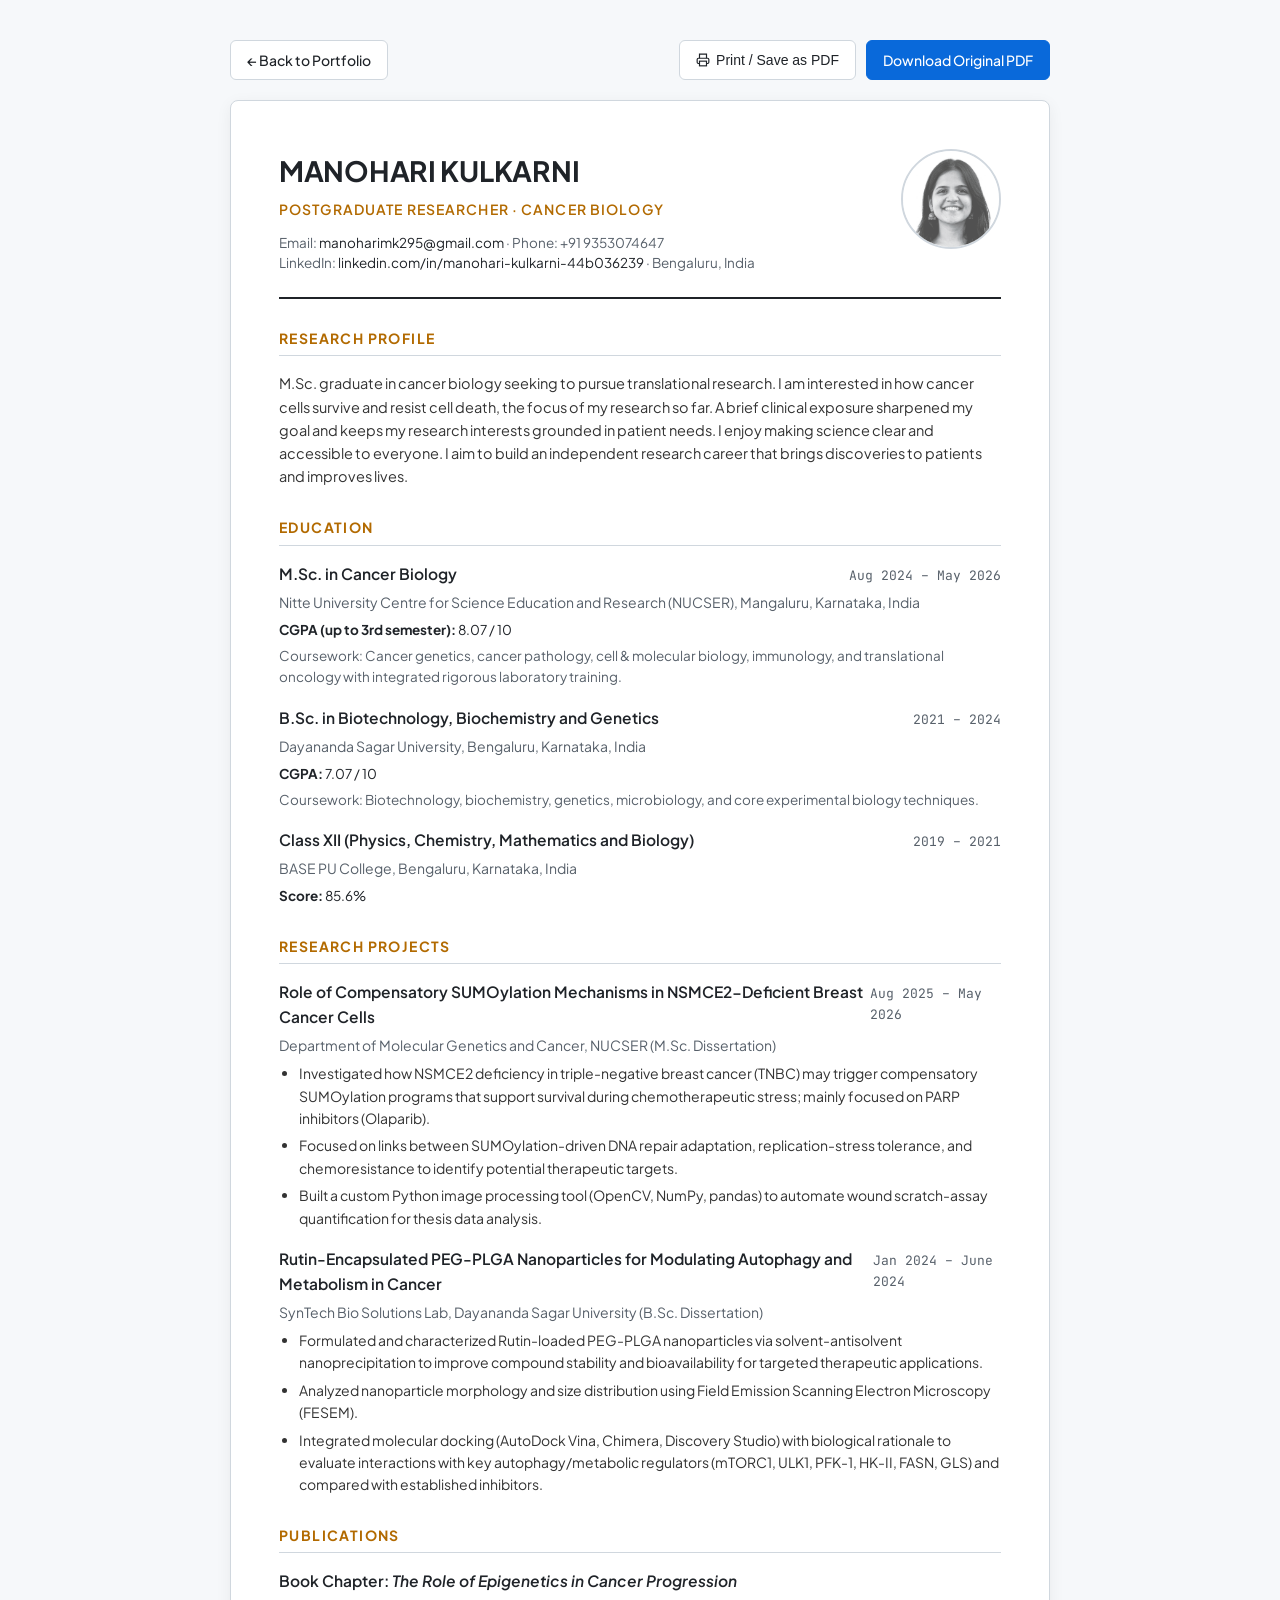
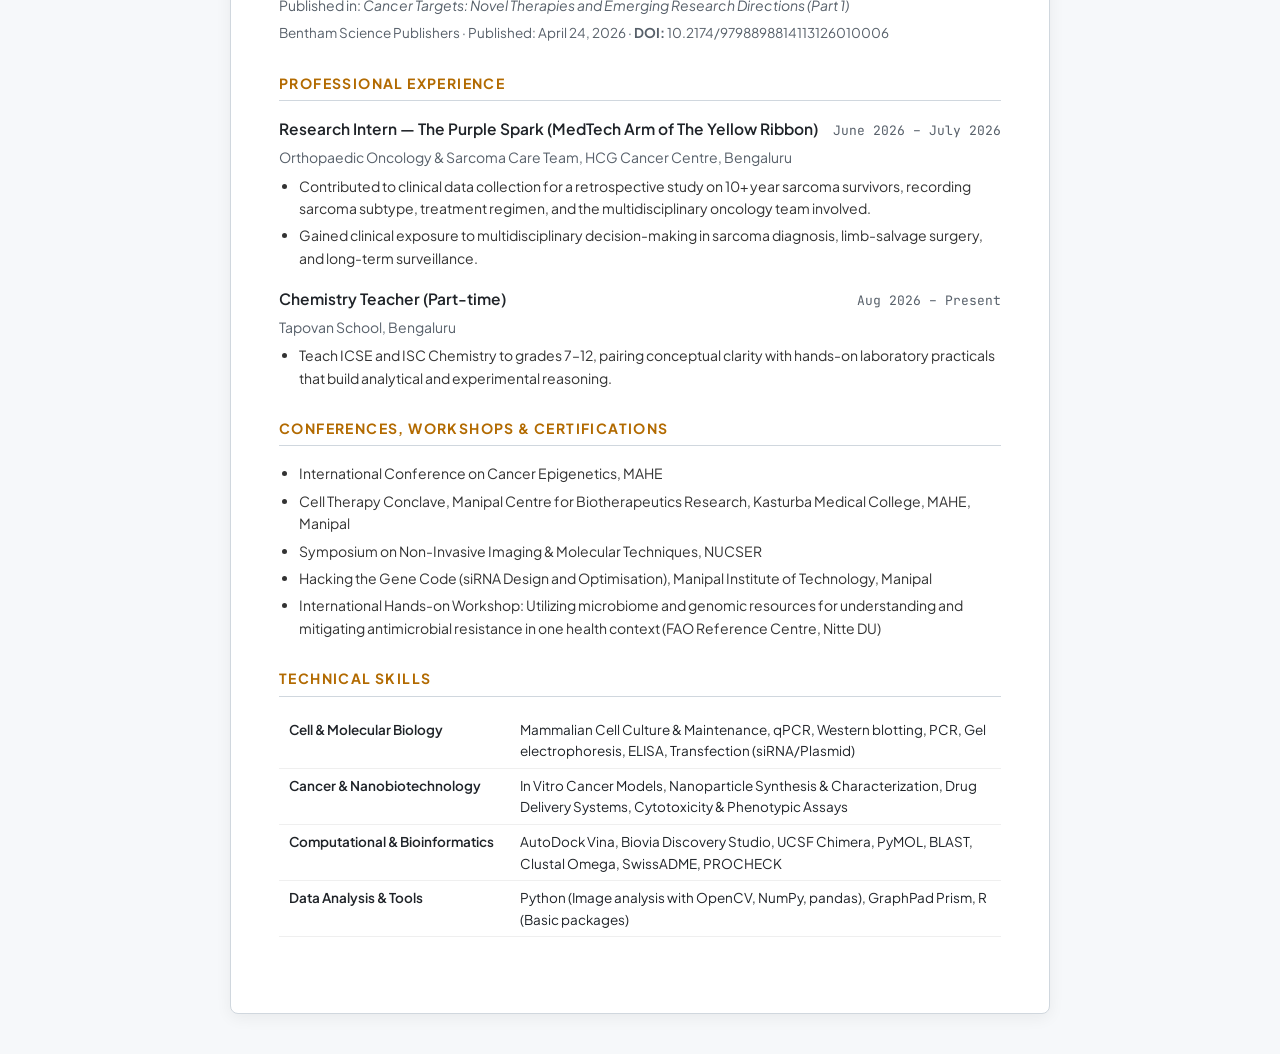
<file: cv.html>
<!DOCTYPE html>
<html lang="en">
<head>
  <meta charset="utf-8">
  <meta name="viewport" content="width=device-width, initial-scale=1">
  <title>Curriculum Vitae — Manohari Kulkarni</title>
  <link rel="preconnect" href="https://fonts.googleapis.com">
  <link rel="preconnect" href="https://fonts.gstatic.com" crossorigin>
  <link href="https://fonts.googleapis.com/css2?family=Plus+Jakarta+Sans:wght@400;500;600;700&family=Newsreader:ital,opsz,wght@0,6..72,400;0,6..72,600;1,6..72,400&family=JetBrains+Mono:wght@400;500&display=swap" rel="stylesheet">
  <style>
    :root {
      --text-main: #1F2328;
      --text-muted: #57606A;
      --border-color: #D0D7DE;
      --accent: #B26A00;
      --bg: #FFFFFF;
      --font-sans: "Plus Jakarta Sans", -apple-system, sans-serif;
      --font-serif: "Newsreader", Georgia, serif;
      --font-mono: "JetBrains Mono", monospace;
    }

    * { box-sizing: border-box; margin: 0; padding: 0; }
    body {
      background-color: #F6F8FA;
      color: var(--text-main);
      font-family: var(--font-sans);
      font-size: 15px;
      line-height: 1.6;
      padding: 40px 20px;
    }

    .cv-container {
      max-width: 820px;
      margin: 0 auto;
      background: var(--bg);
      border: 1px solid var(--border-color);
      border-radius: 8px;
      padding: 48px;
      box-shadow: 0 4px 16px rgba(0,0,0,0.06);
    }

    .actions-bar {
      max-width: 820px;
      margin: 0 auto 20px;
      display: flex;
      justify-content: space-between;
      align-items: center;
    }

    .btn {
      display: inline-flex;
      align-items: center;
      gap: 6px;
      padding: 8px 16px;
      background: #FFFFFF;
      border: 1px solid var(--border-color);
      border-radius: 6px;
      color: var(--text-main);
      text-decoration: none;
      font-size: 14px;
      font-weight: 500;
      cursor: pointer;
      transition: all 0.2s;
    }

    .btn-primary {
      background: #0969DA;
      color: #FFFFFF;
      border-color: #0969DA;
    }

    .btn:hover {
      background: #F3F4F6;
    }

    .btn-primary:hover {
      background: #0854B2;
    }

    header.cv-header {
      display: flex;
      justify-content: space-between;
      align-items: flex-start;
      border-bottom: 2px solid var(--text-main);
      padding-bottom: 24px;
      margin-bottom: 28px;
    }

    h1 {
      font-size: 28px;
      font-weight: 700;
      letter-spacing: -0.01em;
      margin-bottom: 4px;
      text-transform: uppercase;
    }

    .cv-tagline {
      font-size: 14px;
      font-weight: 600;
      color: var(--accent);
      text-transform: uppercase;
      letter-spacing: 0.08em;
      margin-bottom: 12px;
    }

    .contact-info {
      font-size: 13.5px;
      color: var(--text-muted);
      line-height: 1.5;
    }

    .contact-info a {
      color: var(--text-main);
      text-decoration: none;
    }

    .cv-photo {
      width: 100px;
      height: 100px;
      border-radius: 50%;
      object-fit: cover;
      border: 2px solid var(--border-color);
    }

    section {
      margin-bottom: 28px;
    }

    h2 {
      font-size: 14px;
      font-weight: 700;
      text-transform: uppercase;
      letter-spacing: 0.1em;
      color: var(--accent);
      border-bottom: 1px solid var(--border-color);
      padding-bottom: 6px;
      margin-bottom: 16px;
    }

    .cv-entry {
      margin-bottom: 18px;
    }

    .cv-entry:last-child {
      margin-bottom: 0;
    }

    .entry-header {
      display: flex;
      justify-content: space-between;
      align-items: baseline;
      margin-bottom: 4px;
    }

    .entry-title {
      font-weight: 600;
      font-size: 15.5px;
      color: var(--text-main);
    }

    .entry-date {
      font-size: 13px;
      font-family: var(--font-mono);
      color: var(--text-muted);
    }

    .entry-sub {
      font-size: 14px;
      color: var(--text-muted);
      margin-bottom: 6px;
    }

    ul.cv-bullets {
      padding-left: 20px;
      font-size: 14px;
      color: #333;
    }

    ul.cv-bullets li {
      margin-bottom: 5px;
    }

    .skills-table {
      width: 100%;
      border-collapse: collapse;
      font-size: 13.5px;
    }

    .skills-table td {
      padding: 6px 10px;
      vertical-align: top;
      border-bottom: 1px solid #EFEFEF;
    }

    .skills-table td:first-child {
      font-weight: 600;
      width: 32%;
      color: var(--text-main);
    }

    @media print {
      body { background: #FFFFFF; padding: 0; }
      .actions-bar { display: none; }
      .cv-container { border: none; box-shadow: none; padding: 0; max-width: 100%; }
    }
  </style>
</head>
<body>

  <div class="actions-bar">
    <a href="index.html" class="btn">← Back to Portfolio</a>
    <div style="display:flex; gap:10px;">
      <button onclick="window.print()" class="btn">
        <svg width="14" height="14" viewBox="0 0 24 24" fill="none" stroke="currentColor" stroke-width="2"><polyline points="6 9 6 2 18 2 18 9"></polyline><path d="M6 18H4a2 2 0 0 1-2-2v-5a2 2 0 0 1 2-2h16a2 2 0 0 1 2 2v5a2 2 0 0 1-2 2h-2"></path><rect x="6" y="14" width="12" height="8"></rect></svg>
        Print / Save as PDF
      </button>
      <a href="assets/docs/Manohari_Kulkarni_CV.pdf" download="Manohari_Kulkarni_CV.pdf" class="btn btn-primary">
        Download Original PDF
      </a>
    </div>
  </div>

  <div class="cv-container">
    <header class="cv-header">
      <div>
        <h1>Manohari Kulkarni</h1>
        <div class="cv-tagline">Postgraduate Researcher · Cancer Biology</div>
        <div class="contact-info">
          Email: <a href="mailto:manoharimk295@gmail.com">manoharimk295@gmail.com</a> · Phone: +91 9353074647<br>
          LinkedIn: <a href="https://www.linkedin.com/in/manohari-kulkarni-44b036239" target="_blank">linkedin.com/in/manohari-kulkarni-44b036239</a> · Bengaluru, India
        </div>
      </div>
      <img src="assets/images/manohari_kulkarni.png" alt="Manohari Kulkarni" class="cv-photo">
    </header>

    <section>
      <h2>Research Profile</h2>
      <p style="font-size:14.5px; color:#333;">
        M.Sc. graduate in cancer biology seeking to pursue translational research. I am interested in how cancer cells survive and resist cell death, the focus of my research so far. A brief clinical exposure sharpened my goal and keeps my research interests grounded in patient needs. I enjoy making science clear and accessible to everyone. I aim to build an independent research career that brings discoveries to patients and improves lives.
      </p>
    </section>

    <section>
      <h2>Education</h2>
      <div class="cv-entry">
        <div class="entry-header">
          <span class="entry-title">M.Sc. in Cancer Biology</span>
          <span class="entry-date">Aug 2024 – May 2026</span>
        </div>
        <div class="entry-sub">Nitte University Centre for Science Education and Research (NUCSER), Mangaluru, Karnataka, India</div>
        <div style="font-size:13.5px; margin-bottom:4px;"><strong>CGPA (up to 3rd semester):</strong> 8.07 / 10</div>
        <div style="font-size:13.5px; color:var(--text-muted);">Coursework: Cancer genetics, cancer pathology, cell & molecular biology, immunology, and translational oncology with integrated rigorous laboratory training.</div>
      </div>

      <div class="cv-entry">
        <div class="entry-header">
          <span class="entry-title">B.Sc. in Biotechnology, Biochemistry and Genetics</span>
          <span class="entry-date">2021 – 2024</span>
        </div>
        <div class="entry-sub">Dayananda Sagar University, Bengaluru, Karnataka, India</div>
        <div style="font-size:13.5px; margin-bottom:4px;"><strong>CGPA:</strong> 7.07 / 10</div>
        <div style="font-size:13.5px; color:var(--text-muted);">Coursework: Biotechnology, biochemistry, genetics, microbiology, and core experimental biology techniques.</div>
      </div>

      <div class="cv-entry">
        <div class="entry-header">
          <span class="entry-title">Class XII (Physics, Chemistry, Mathematics and Biology)</span>
          <span class="entry-date">2019 – 2021</span>
        </div>
        <div class="entry-sub">BASE PU College, Bengaluru, Karnataka, India</div>
        <div style="font-size:13.5px;"><strong>Score:</strong> 85.6%</div>
      </div>
    </section>

    <section>
      <h2>Research Projects</h2>
      <div class="cv-entry">
        <div class="entry-header">
          <span class="entry-title">Role of Compensatory SUMOylation Mechanisms in NSMCE2-Deficient Breast Cancer Cells</span>
          <span class="entry-date">Aug 2025 – May 2026</span>
        </div>
        <div class="entry-sub">Department of Molecular Genetics and Cancer, NUCSER (M.Sc. Dissertation)</div>
        <ul class="cv-bullets">
          <li>Investigated how NSMCE2 deficiency in triple-negative breast cancer (TNBC) may trigger compensatory SUMOylation programs that support survival during chemotherapeutic stress; mainly focused on PARP inhibitors (Olaparib).</li>
          <li>Focused on links between SUMOylation-driven DNA repair adaptation, replication-stress tolerance, and chemoresistance to identify potential therapeutic targets.</li>
          <li>Built a custom Python image processing tool (OpenCV, NumPy, pandas) to automate wound scratch-assay quantification for thesis data analysis.</li>
        </ul>
      </div>

      <div class="cv-entry">
        <div class="entry-header">
          <span class="entry-title">Rutin-Encapsulated PEG-PLGA Nanoparticles for Modulating Autophagy and Metabolism in Cancer</span>
          <span class="entry-date">Jan 2024 – June 2024</span>
        </div>
        <div class="entry-sub">SynTech Bio Solutions Lab, Dayananda Sagar University (B.Sc. Dissertation)</div>
        <ul class="cv-bullets">
          <li>Formulated and characterized Rutin-loaded PEG-PLGA nanoparticles via solvent-antisolvent nanoprecipitation to improve compound stability and bioavailability for targeted therapeutic applications.</li>
          <li>Analyzed nanoparticle morphology and size distribution using Field Emission Scanning Electron Microscopy (FESEM).</li>
          <li>Integrated molecular docking (AutoDock Vina, Chimera, Discovery Studio) with biological rationale to evaluate interactions with key autophagy/metabolic regulators (mTORC1, ULK1, PFK-1, HK-II, FASN, GLS) and compared with established inhibitors.</li>
        </ul>
      </div>
    </section>

    <section>
      <h2>Publications</h2>
      <div class="cv-entry">
        <div class="entry-title">Book Chapter: <em>The Role of Epigenetics in Cancer Progression</em></div>
        <div class="entry-sub">Published in: <em>Cancer Targets: Novel Therapies and Emerging Research Directions (Part 1)</em></div>
        <div style="font-size:13.5px; color:var(--text-muted);">
          Bentham Science Publishers · Published: April 24, 2026 · <strong>DOI:</strong> 10.2174/9798898814113126010006
        </div>
      </div>
    </section>

    <section>
      <h2>Professional Experience</h2>
      <div class="cv-entry">
        <div class="entry-header">
          <span class="entry-title">Research Intern — The Purple Spark (MedTech Arm of The Yellow Ribbon)</span>
          <span class="entry-date">June 2026 – July 2026</span>
        </div>
        <div class="entry-sub">Orthopaedic Oncology & Sarcoma Care Team, HCG Cancer Centre, Bengaluru</div>
        <ul class="cv-bullets">
          <li>Contributed to clinical data collection for a retrospective study on 10+ year sarcoma survivors, recording sarcoma subtype, treatment regimen, and the multidisciplinary oncology team involved.</li>
          <li>Gained clinical exposure to multidisciplinary decision-making in sarcoma diagnosis, limb-salvage surgery, and long-term surveillance.</li>
        </ul>
      </div>

      <div class="cv-entry">
        <div class="entry-header">
          <span class="entry-title">Chemistry Teacher (Part-time)</span>
          <span class="entry-date">Aug 2026 – Present</span>
        </div>
        <div class="entry-sub">Tapovan School, Bengaluru</div>
        <ul class="cv-bullets">
          <li>Teach ICSE and ISC Chemistry to grades 7–12, pairing conceptual clarity with hands-on laboratory practicals that build analytical and experimental reasoning.</li>
        </ul>
      </div>
    </section>

    <section>
      <h2>Conferences, Workshops & Certifications</h2>
      <ul class="cv-bullets">
        <li>International Conference on Cancer Epigenetics, MAHE</li>
        <li>Cell Therapy Conclave, Manipal Centre for Biotherapeutics Research, Kasturba Medical College, MAHE, Manipal</li>
        <li>Symposium on Non-Invasive Imaging & Molecular Techniques, NUCSER</li>
        <li>Hacking the Gene Code (siRNA Design and Optimisation), Manipal Institute of Technology, Manipal</li>
        <li>International Hands-on Workshop: Utilizing microbiome and genomic resources for understanding and mitigating antimicrobial resistance in one health context (FAO Reference Centre, Nitte DU)</li>
      </ul>
    </section>

    <section>
      <h2>Technical Skills</h2>
      <table class="skills-table">
        <tr>
          <td>Cell & Molecular Biology</td>
          <td>Mammalian Cell Culture & Maintenance, qPCR, Western blotting, PCR, Gel electrophoresis, ELISA, Transfection (siRNA/Plasmid)</td>
        </tr>
        <tr>
          <td>Cancer & Nanobiotechnology</td>
          <td>In Vitro Cancer Models, Nanoparticle Synthesis & Characterization, Drug Delivery Systems, Cytotoxicity & Phenotypic Assays</td>
        </tr>
        <tr>
          <td>Computational & Bioinformatics</td>
          <td>AutoDock Vina, Biovia Discovery Studio, UCSF Chimera, PyMOL, BLAST, Clustal Omega, SwissADME, PROCHECK</td>
        </tr>
        <tr>
          <td>Data Analysis & Tools</td>
          <td>Python (Image analysis with OpenCV, NumPy, pandas), GraphPad Prism, R (Basic packages)</td>
        </tr>
      </table>
    </section>
  </div>

</body>
</html>
</file>
